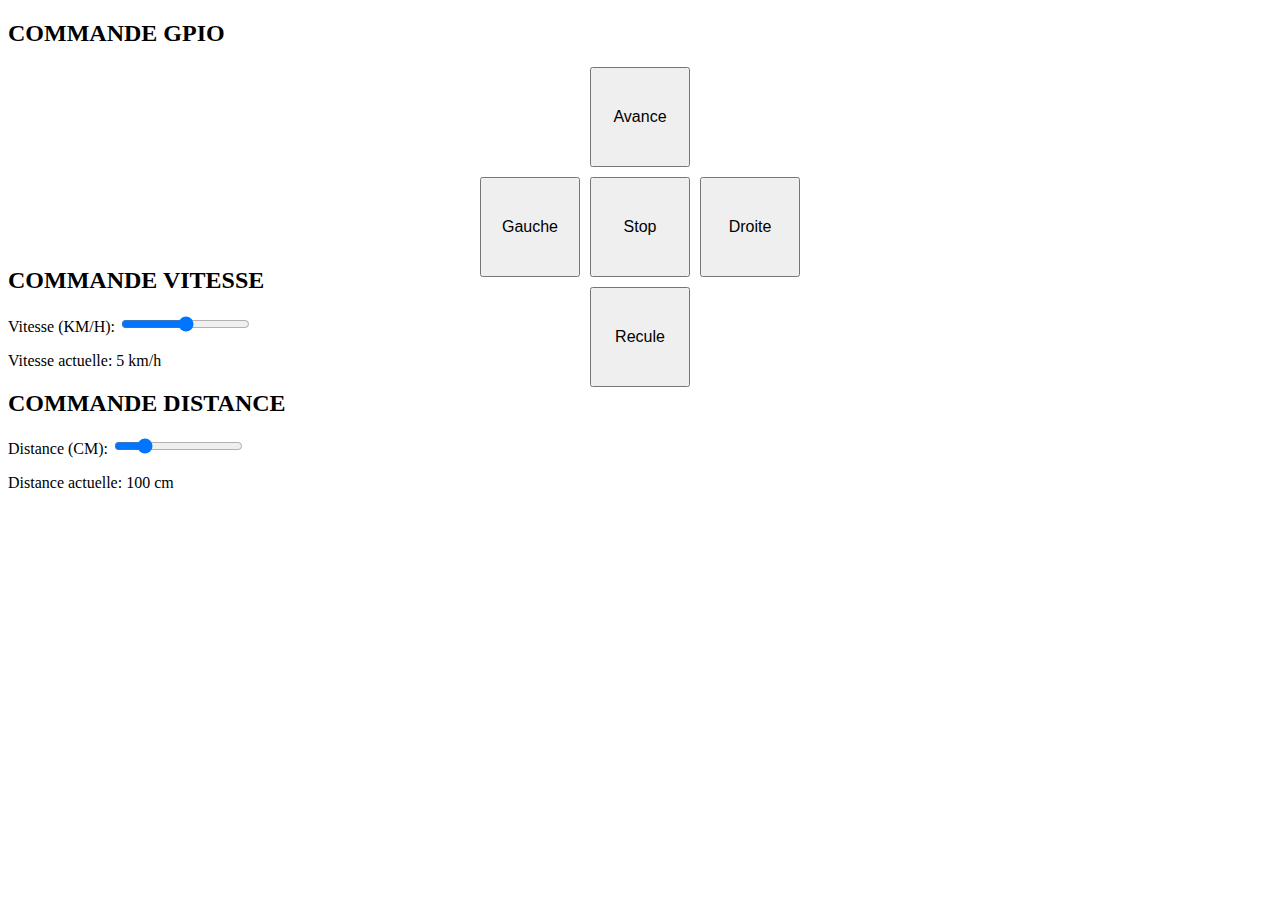
<file: templates/index.html>
<!DOCTYPE html>
<html lang="fr">
<head>
    <meta charset="UTF-8">
    <meta name="viewport" content="width=device-width, initial-scale=1.0">
    <title>Contrôle GPIO</title>
    <style>
        .button-grid {
            display: grid;
            grid-template-columns: repeat(3, 100px);
            grid-template-rows: repeat(3, 100px);
            gap: 10px;
            justify-content: center;
            align-items: center;
            height: 20vh;
        }
        .button-grid button {
            width: 100px;
            height: 100px;
            font-size: 16px;
        }
        .button-grid #up {
            grid-column: 2;
            grid-row: 1;
        }
        .button-grid #stop {
            grid-column: 2;
            grid-row: 2;
        }
        .button-grid #down {
            grid-column: 2;
            grid-row: 3;
        }
        .button-grid #left {
            grid-column: 1;
            grid-row: 2;
        }
        .button-grid #right {
            grid-column: 3;
            grid-row: 2;
        }
    </style>
</head>
<body>
    <h2> COMMANDE GPIO</h2>
    <div class="button-grid">
        <button id="up">Avance</button>
        <button id="stop">Stop</button>
        <button id="down">Recule</button>
        <button id="left">Gauche</button>
        <button id="right">Droite</button>
    </div>
    
    <h2> COMMANDE VITESSE</h2>
    <label for="kmhSlider">Vitesse (KM/H):</label>
    <input type="range" id="kmhSlider" min="0" max="10" value="5">
    <p>Vitesse actuelle: <span id="kmhValue">5</span> km/h</p>

    <h2> COMMANDE DISTANCE</h2>
    <label for="distanceSlider">Distance (CM):</label>
    <input type="range" id="distanceSlider" min="0" max="500" value="100">
    <p>Distance actuelle: <span id="distanceValue">100</span> cm</p>
    
    <script>
        // Événements pour les boutons de direction "Gauche" et "Droite" et "Stop"
        // Ces boutons utilisent l'état (HIGH/LOW) pour indiquer la pression du bouton.
        document.getElementById('left').addEventListener('mousedown', () => sendGPIOCommand('left', 'HIGH'));
        document.getElementById('left').addEventListener('mouseup', () => sendGPIOCommand('left', 'LOW'));
        document.getElementById('left').addEventListener('touchstart', () => sendGPIOCommand('left', 'HIGH'));
        document.getElementById('left').addEventListener('touchend', () => sendGPIOCommand('left', 'LOW'));

        document.getElementById('right').addEventListener('mousedown', () => sendGPIOCommand('right', 'HIGH'));
        document.getElementById('right').addEventListener('mouseup', () => sendGPIOCommand('right', 'LOW'));
        document.getElementById('right').addEventListener('touchstart', () => sendGPIOCommand('right', 'HIGH'));
        document.getElementById('right').addEventListener('touchend', () => sendGPIOCommand('right', 'LOW'));

        document.getElementById('stop').addEventListener('mousedown', () => sendGPIOCommand('stop', 'HIGH'));
        document.getElementById('stop').addEventListener('mouseup', () => sendGPIOCommand('stop', 'LOW'));
        document.getElementById('stop').addEventListener('touchstart', () => sendGPIOCommand('stop', 'HIGH'));
        document.getElementById('stop').addEventListener('touchend', () => sendGPIOCommand('stop', 'LOW'));
        
        // Événements pour les boutons "Avance" et "Recule"
        // Le script Python ne nécessite pas d'état (HIGH/LOW) pour ces actions.
        document.getElementById('up').addEventListener('click', () => sendGPIOCommand('up'));
        document.getElementById('down').addEventListener('click', () => sendGPIOCommand('down'));
        
        // Fonction générique pour envoyer les commandes au serveur
        function sendGPIOCommand(direction, state = null) {
            let url = `/${direction}`;
            if (state) {
                url += `?state=${state}`;
            }
            fetch(url)
                .then(response => response.text())
                .then(data => console.log(data))
                .catch(error => console.error('Error:', error));
        }
        
        // Contrôle de la vitesse en KM/H
        const kmhSlider = document.getElementById('kmhSlider');
        const kmhValue = document.getElementById('kmhValue');

        kmhSlider.oninput = function() {
            kmhValue.textContent = this.value;
            console.log(`Vitesse KM/H: ${this.value}`);
            fetch(`/set_kmh?value=${this.value}`)
                .then(response => response.json())
                .then(data => console.log(data))
                .catch(error => console.error('Erreur:', error));
        }

        // Contrôle de la distance en CM
        const distanceSlider = document.getElementById('distanceSlider');
        const distanceValue = document.getElementById('distanceValue');
        
        distanceSlider.oninput = function() {
            distanceValue.textContent = this.value;
            console.log(`Distance CM: ${this.value}`);
            fetch(`/set_distance?value=${this.value}`)
                .then(response => response.json())
                .then(data => console.log(data))
                .catch(error => console.error('Erreur:', error));
        }
    </script>
</body>
</html>
</file>
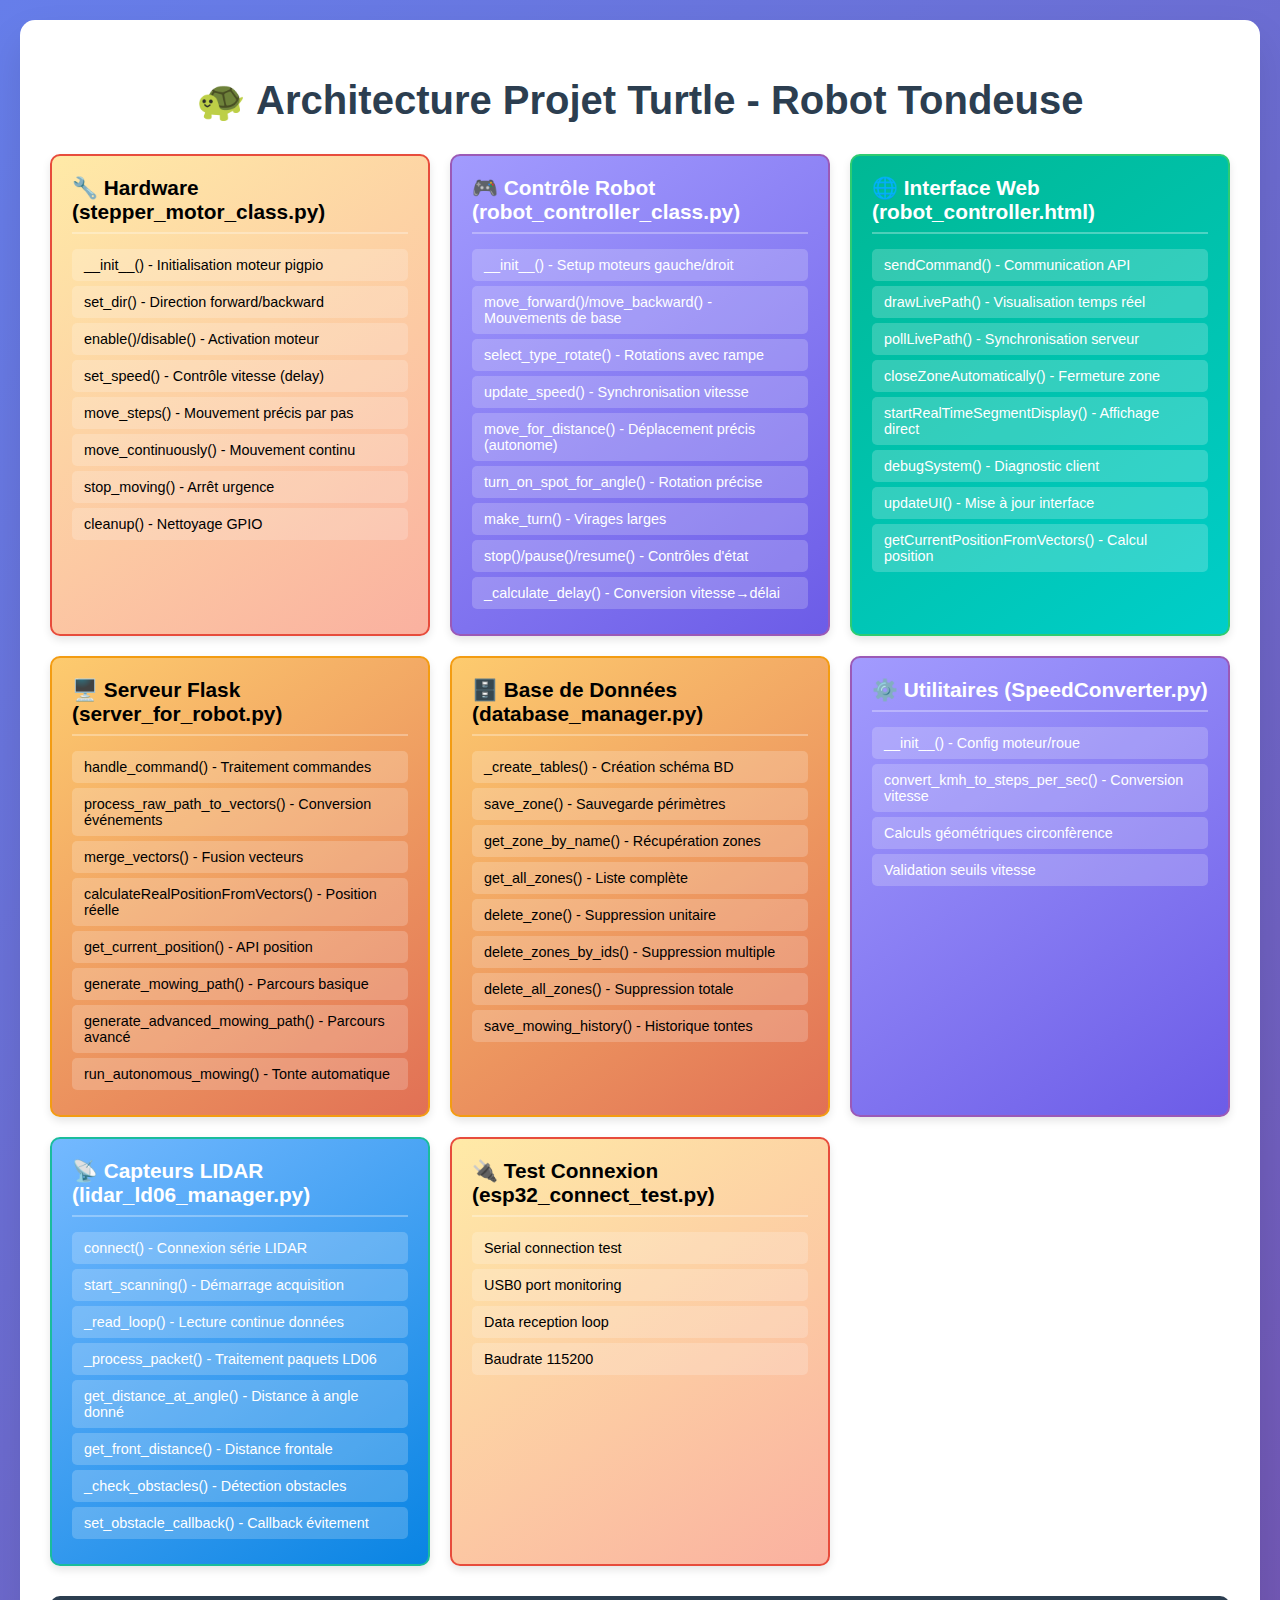
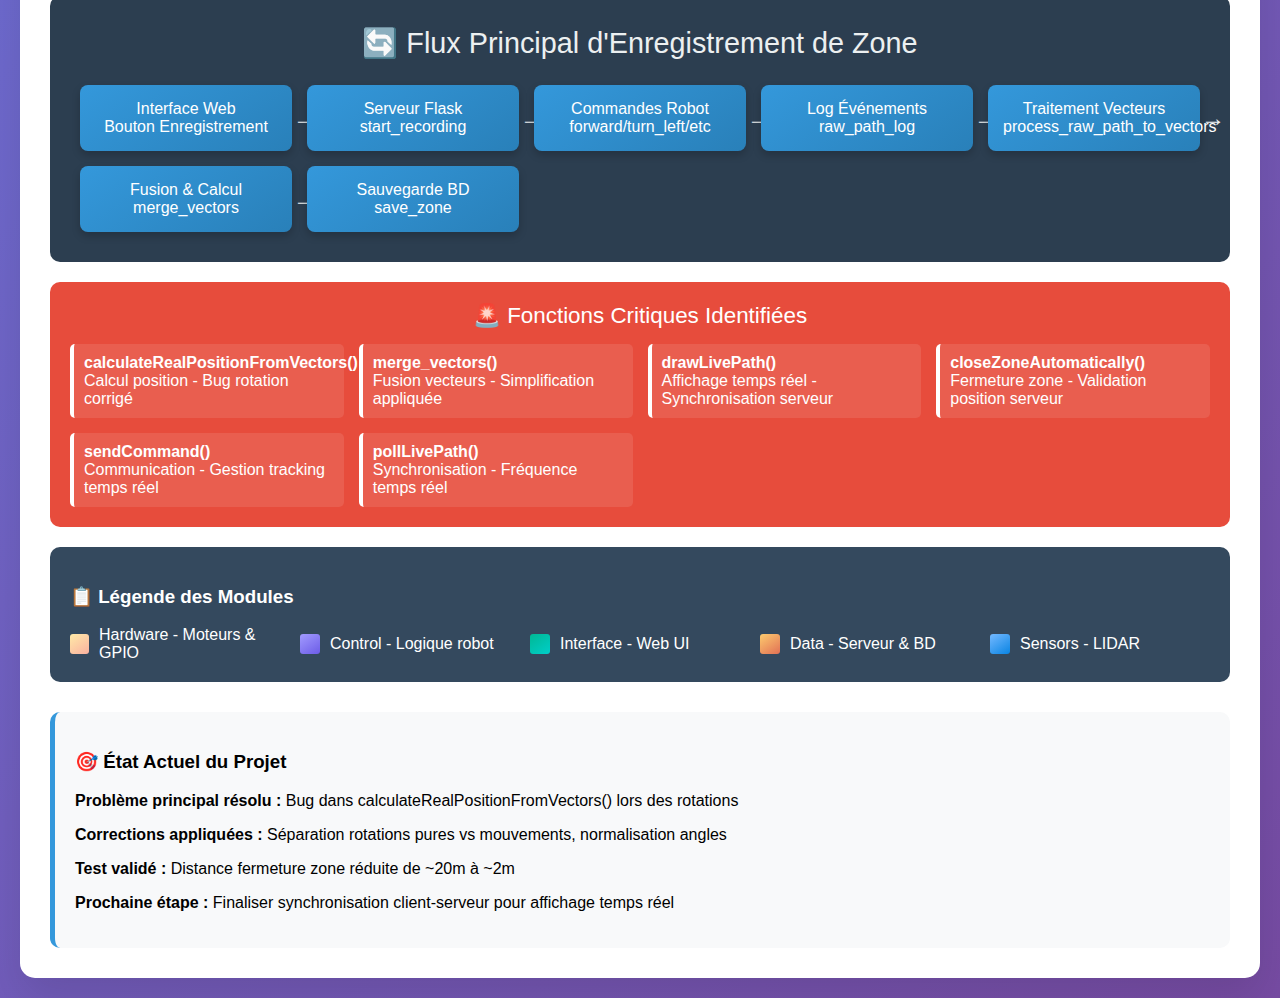
<file: archi_turtle.html>
<!DOCTYPE html>
<html lang="fr">
<head>
    <meta charset="UTF-8">
    <meta name="viewport" content="width=device-width, initial-scale=1.0">
    <title>Architecture Projet Turtle</title>
    <style>
        body {
            font-family: 'Segoe UI', Tahoma, Geneva, Verdana, sans-serif;
            margin: 0;
            padding: 20px;
            background: linear-gradient(135deg, #667eea 0%, #764ba2 100%);
            min-height: 100vh;
        }
        
        .container {
            max-width: 1400px;
            margin: 0 auto;
            background: white;
            border-radius: 15px;
            padding: 30px;
            box-shadow: 0 20px 40px rgba(0,0,0,0.1);
        }
        
        h1 {
            text-align: center;
            color: #2c3e50;
            margin-bottom: 30px;
            font-size: 2.5em;
        }
        
        .architecture-grid {
            display: grid;
            grid-template-columns: repeat(auto-fit, minmax(300px, 1fr));
            gap: 20px;
            margin-bottom: 30px;
        }
        
        .module {
            border: 2px solid #3498db;
            border-radius: 10px;
            padding: 20px;
            background: linear-gradient(145deg, #f8f9fa, #e9ecef);
            box-shadow: 0 4px 8px rgba(0,0,0,0.1);
        }
        
        .module.hardware { border-color: #e74c3c; background: linear-gradient(145deg, #ffeaa7, #fab1a0); }
        .module.control { border-color: #9b59b6; background: linear-gradient(145deg, #a29bfe, #6c5ce7); color: white; }
        .module.interface { border-color: #2ecc71; background: linear-gradient(145deg, #00b894, #00cec9); color: white; }
        .module.data { border-color: #f39c12; background: linear-gradient(145deg, #fdcb6e, #e17055); }
        .module.sensors { border-color: #1abc9c; background: linear-gradient(145deg, #74b9ff, #0984e3); color: white; }
        
        .module h3 {
            margin: 0 0 15px 0;
            font-size: 1.3em;
            border-bottom: 2px solid rgba(255,255,255,0.3);
            padding-bottom: 8px;
        }
        
        .function-list {
            list-style: none;
            padding: 0;
            margin: 0;
        }
        
        .function-list li {
            background: rgba(255,255,255,0.2);
            margin: 5px 0;
            padding: 8px 12px;
            border-radius: 5px;
            font-size: 0.9em;
            transition: all 0.3s ease;
        }
        
        .function-list li:hover {
            background: rgba(255,255,255,0.4);
            transform: translateX(5px);
        }
        
        .flow-diagram {
            background: #2c3e50;
            border-radius: 10px;
            padding: 30px;
            margin-top: 30px;
            color: white;
        }
        
        .flow-title {
            text-align: center;
            font-size: 1.8em;
            margin-bottom: 25px;
            color: #ecf0f1;
        }
        
        .flow-steps {
            display: grid;
            grid-template-columns: repeat(auto-fit, minmax(200px, 1fr));
            gap: 15px;
            align-items: center;
        }
        
        .flow-step {
            background: linear-gradient(145deg, #3498db, #2980b9);
            padding: 15px;
            border-radius: 8px;
            text-align: center;
            position: relative;
            box-shadow: 0 4px 8px rgba(0,0,0,0.2);
        }
        
        .flow-step::after {
            content: '→';
            position: absolute;
            right: -25px;
            top: 50%;
            transform: translateY(-50%);
            font-size: 1.5em;
            color: #ecf0f1;
        }
        
        .flow-step:last-child::after {
            display: none;
        }
        
        .critical-functions {
            background: #e74c3c;
            border-radius: 10px;
            padding: 20px;
            margin-top: 20px;
            color: white;
        }
        
        .critical-title {
            font-size: 1.4em;
            margin-bottom: 15px;
            text-align: center;
        }
        
        .critical-grid {
            display: grid;
            grid-template-columns: repeat(auto-fit, minmax(250px, 1fr));
            gap: 15px;
        }
        
        .critical-item {
            background: rgba(255,255,255,0.1);
            padding: 10px;
            border-radius: 5px;
            border-left: 4px solid #fff;
        }
        
        .legend {
            background: #34495e;
            border-radius: 10px;
            padding: 20px;
            margin-top: 20px;
            color: white;
        }
        
        .legend-grid {
            display: grid;
            grid-template-columns: repeat(auto-fit, minmax(200px, 1fr));
            gap: 10px;
        }
        
        .legend-item {
            display: flex;
            align-items: center;
            gap: 10px;
        }
        
        .legend-color {
            width: 20px;
            height: 20px;
            border-radius: 3px;
        }
    </style>
</head>
<body>
    <div class="container">
        <h1>🐢 Architecture Projet Turtle - Robot Tondeuse</h1>
        
        <div class="architecture-grid">
            <!-- Module Hardware -->
            <div class="module hardware">
                <h3>🔧 Hardware (stepper_motor_class.py)</h3>
                <ul class="function-list">
                    <li>__init__() - Initialisation moteur pigpio</li>
                    <li>set_dir() - Direction forward/backward</li>
                    <li>enable()/disable() - Activation moteur</li>
                    <li>set_speed() - Contrôle vitesse (delay)</li>
                    <li>move_steps() - Mouvement précis par pas</li>
                    <li>move_continuously() - Mouvement continu</li>
                    <li>stop_moving() - Arrêt urgence</li>
                    <li>cleanup() - Nettoyage GPIO</li>
                </ul>
            </div>

            <!-- Module Control -->
            <div class="module control">
                <h3>🎮 Contrôle Robot (robot_controller_class.py)</h3>
                <ul class="function-list">
                    <li>__init__() - Setup moteurs gauche/droit</li>
                    <li>move_forward()/move_backward() - Mouvements de base</li>
                    <li>select_type_rotate() - Rotations avec rampe</li>
                    <li>update_speed() - Synchronisation vitesse</li>
                    <li>move_for_distance() - Déplacement précis (autonome)</li>
                    <li>turn_on_spot_for_angle() - Rotation précise</li>
                    <li>make_turn() - Virages larges</li>
                    <li>stop()/pause()/resume() - Contrôles d'état</li>
                    <li>_calculate_delay() - Conversion vitesse→délai</li>
                </ul>
            </div>

            <!-- Module Interface Web -->
            <div class="module interface">
                <h3>🌐 Interface Web (robot_controller.html)</h3>
                <ul class="function-list">
                    <li>sendCommand() - Communication API</li>
                    <li>drawLivePath() - Visualisation temps réel</li>
                    <li>pollLivePath() - Synchronisation serveur</li>
                    <li>closeZoneAutomatically() - Fermeture zone</li>
                    <li>startRealTimeSegmentDisplay() - Affichage direct</li>
                    <li>debugSystem() - Diagnostic client</li>
                    <li>updateUI() - Mise à jour interface</li>
                    <li>getCurrentPositionFromVectors() - Calcul position</li>
                </ul>
            </div>

            <!-- Module Serveur -->
            <div class="module data">
                <h3>🖥️ Serveur Flask (server_for_robot.py)</h3>
                <ul class="function-list">
                    <li>handle_command() - Traitement commandes</li>
                    <li>process_raw_path_to_vectors() - Conversion événements</li>
                    <li>merge_vectors() - Fusion vecteurs</li>
                    <li>calculateRealPositionFromVectors() - Position réelle</li>
                    <li>get_current_position() - API position</li>
                    <li>generate_mowing_path() - Parcours basique</li>
                    <li>generate_advanced_mowing_path() - Parcours avancé</li>
                    <li>run_autonomous_mowing() - Tonte automatique</li>
                </ul>
            </div>

            <!-- Module Base de Données -->
            <div class="module data">
                <h3>🗄️ Base de Données (database_manager.py)</h3>
                <ul class="function-list">
                    <li>_create_tables() - Création schéma BD</li>
                    <li>save_zone() - Sauvegarde périmètres</li>
                    <li>get_zone_by_name() - Récupération zones</li>
                    <li>get_all_zones() - Liste complète</li>
                    <li>delete_zone() - Suppression unitaire</li>
                    <li>delete_zones_by_ids() - Suppression multiple</li>
                    <li>delete_all_zones() - Suppression totale</li>
                    <li>save_mowing_history() - Historique tontes</li>
                </ul>
            </div>

            <!-- Module Utilitaires -->
            <div class="module control">
                <h3>⚙️ Utilitaires (SpeedConverter.py)</h3>
                <ul class="function-list">
                    <li>__init__() - Config moteur/roue</li>
                    <li>convert_kmh_to_steps_per_sec() - Conversion vitesse</li>
                    <li>Calculs géométriques circonfèrence</li>
                    <li>Validation seuils vitesse</li>
                </ul>
            </div>

            <!-- Module Capteurs -->
            <div class="module sensors">
                <h3>📡 Capteurs LIDAR (lidar_ld06_manager.py)</h3>
                <ul class="function-list">
                    <li>connect() - Connexion série LIDAR</li>
                    <li>start_scanning() - Démarrage acquisition</li>
                    <li>_read_loop() - Lecture continue données</li>
                    <li>_process_packet() - Traitement paquets LD06</li>
                    <li>get_distance_at_angle() - Distance à angle donné</li>
                    <li>get_front_distance() - Distance frontale</li>
                    <li>_check_obstacles() - Détection obstacles</li>
                    <li>set_obstacle_callback() - Callback évitement</li>
                </ul>
            </div>

            <!-- Module Test -->
            <div class="module hardware">
                <h3>🔌 Test Connexion (esp32_connect_test.py)</h3>
                <ul class="function-list">
                    <li>Serial connection test</li>
                    <li>USB0 port monitoring</li>
                    <li>Data reception loop</li>
                    <li>Baudrate 115200</li>
                </ul>
            </div>
        </div>

        <div class="flow-diagram">
            <div class="flow-title">🔄 Flux Principal d'Enregistrement de Zone</div>
            <div class="flow-steps">
                <div class="flow-step">Interface Web<br>Bouton Enregistrement</div>
                <div class="flow-step">Serveur Flask<br>start_recording</div>
                <div class="flow-step">Commandes Robot<br>forward/turn_left/etc</div>
                <div class="flow-step">Log Événements<br>raw_path_log</div>
                <div class="flow-step">Traitement Vecteurs<br>process_raw_path_to_vectors</div>
                <div class="flow-step">Fusion & Calcul<br>merge_vectors</div>
                <div class="flow-step">Sauvegarde BD<br>save_zone</div>
            </div>
        </div>

        <div class="critical-functions">
            <div class="critical-title">🚨 Fonctions Critiques Identifiées</div>
            <div class="critical-grid">
                <div class="critical-item">
                    <strong>calculateRealPositionFromVectors()</strong><br>
                    Calcul position - Bug rotation corrigé
                </div>
                <div class="critical-item">
                    <strong>merge_vectors()</strong><br>
                    Fusion vecteurs - Simplification appliquée
                </div>
                <div class="critical-item">
                    <strong>drawLivePath()</strong><br>
                    Affichage temps réel - Synchronisation serveur
                </div>
                <div class="critical-item">
                    <strong>closeZoneAutomatically()</strong><br>
                    Fermeture zone - Validation position serveur
                </div>
                <div class="critical-item">
                    <strong>sendCommand()</strong><br>
                    Communication - Gestion tracking temps réel
                </div>
                <div class="critical-item">
                    <strong>pollLivePath()</strong><br>
                    Synchronisation - Fréquence temps réel
                </div>
            </div>
        </div>

        <div class="legend">
            <h3>📋 Légende des Modules</h3>
            <div class="legend-grid">
                <div class="legend-item">
                    <div class="legend-color" style="background: linear-gradient(145deg, #ffeaa7, #fab1a0);"></div>
                    <span>Hardware - Moteurs & GPIO</span>
                </div>
                <div class="legend-item">
                    <div class="legend-color" style="background: linear-gradient(145deg, #a29bfe, #6c5ce7);"></div>
                    <span>Control - Logique robot</span>
                </div>
                <div class="legend-item">
                    <div class="legend-color" style="background: linear-gradient(145deg, #00b894, #00cec9);"></div>
                    <span>Interface - Web UI</span>
                </div>
                <div class="legend-item">
                    <div class="legend-color" style="background: linear-gradient(145deg, #fdcb6e, #e17055);"></div>
                    <span>Data - Serveur & BD</span>
                </div>
                <div class="legend-item">
                    <div class="legend-color" style="background: linear-gradient(145deg, #74b9ff, #0984e3);"></div>
                    <span>Sensors - LIDAR</span>
                </div>
            </div>
        </div>

        <div style="margin-top: 30px; padding: 20px; background: #f8f9fa; border-radius: 10px; border-left: 5px solid #3498db;">
            <h3>🎯 État Actuel du Projet</h3>
            <p><strong>Problème principal résolu :</strong> Bug dans calculateRealPositionFromVectors() lors des rotations</p>
            <p><strong>Corrections appliquées :</strong> Séparation rotations pures vs mouvements, normalisation angles</p>
            <p><strong>Test validé :</strong> Distance fermeture zone réduite de ~20m à ~2m</p>
            <p><strong>Prochaine étape :</strong> Finaliser synchronisation client-serveur pour affichage temps réel</p>
        </div>
    </div>
</body>
</html>
</file>
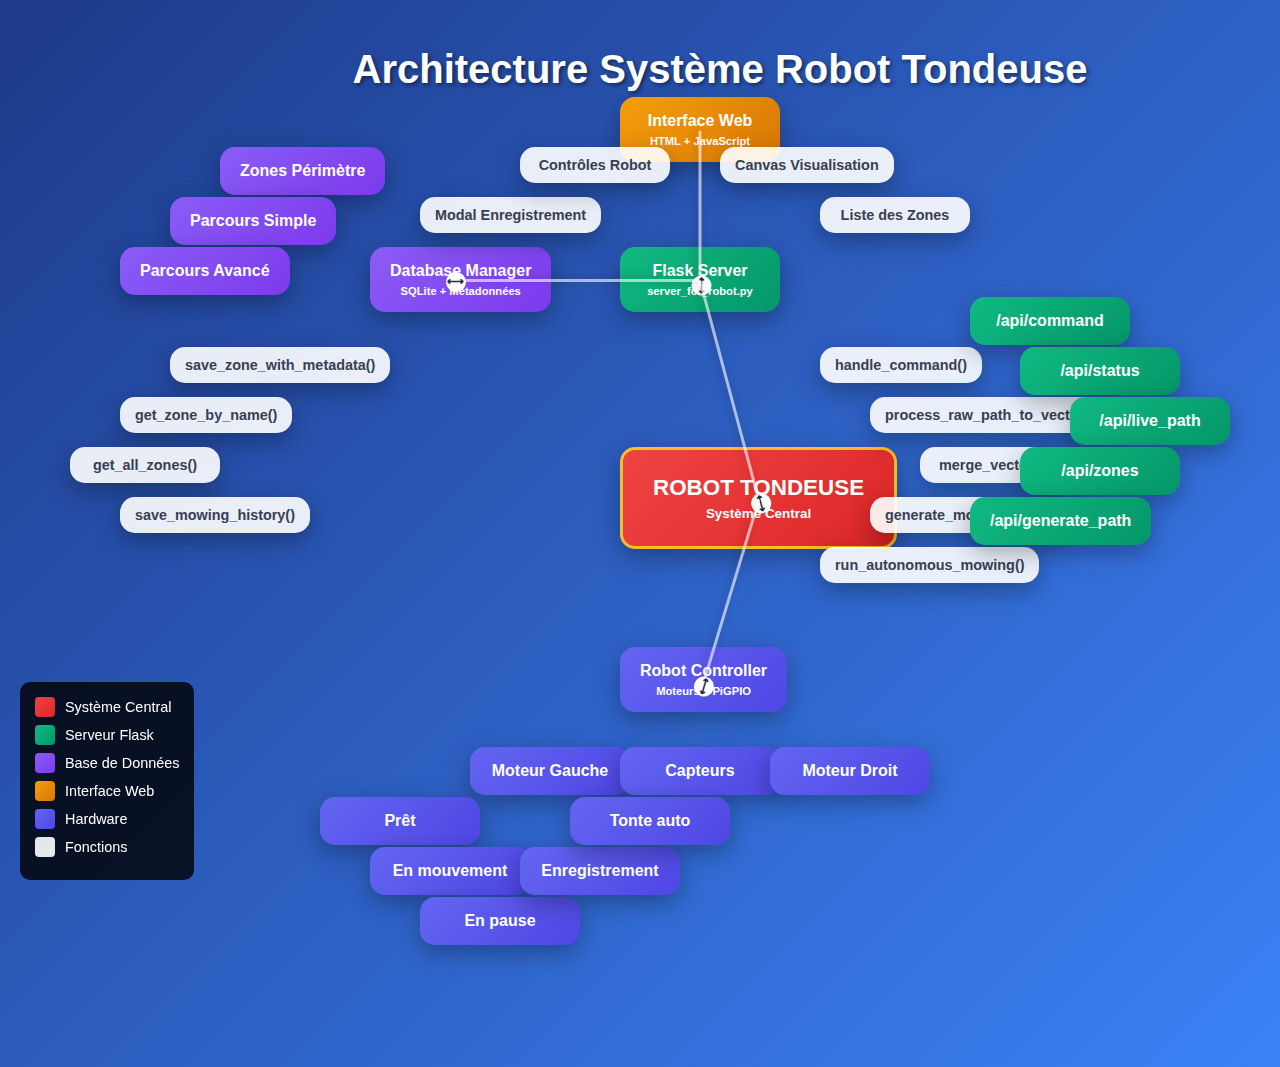
<file: templates/carte_mentale.html>
<!DOCTYPE html>
<html lang="fr">
<head>
    <meta charset="UTF-8">
    <meta name="viewport" content="width=device-width, initial-scale=1.0">
    <title>Architecture Robot Tondeuse - Carte Mentale</title>
    <style>
        body {
            margin: 0;
            padding: 20px;
            background: linear-gradient(135deg, #1e3a8a, #3b82f6);
            font-family: 'Arial', sans-serif;
            color: white;
            overflow-x: auto;
        }
        
        .container {
            min-width: 1400px;
            min-height: 1000px;
            position: relative;
        }
        
        .title {
            text-align: center;
            font-size: 2.5em;
            font-weight: bold;
            margin-bottom: 30px;
            text-shadow: 2px 2px 4px rgba(0,0,0,0.5);
        }
        
        .node {
            position: absolute;
            background: rgba(255, 255, 255, 0.95);
            color: #1f2937;
            border-radius: 15px;
            padding: 15px 20px;
            box-shadow: 0 8px 25px rgba(0,0,0,0.3);
            cursor: pointer;
            transition: all 0.3s ease;
            min-width: 120px;
            text-align: center;
            font-weight: bold;
        }
        
        .node:hover {
            transform: scale(1.05);
            box-shadow: 0 12px 35px rgba(0,0,0,0.4);
            z-index: 100;
        }
        
        .node.main {
            background: linear-gradient(135deg, #ef4444, #dc2626);
            color: white;
            font-size: 1.4em;
            padding: 25px 30px;
            border: 3px solid #fbbf24;
        }
        
        .node.server {
            background: linear-gradient(135deg, #10b981, #059669);
            color: white;
        }
        
        .node.database {
            background: linear-gradient(135deg, #8b5cf6, #7c3aed);
            color: white;
        }
        
        .node.ui {
            background: linear-gradient(135deg, #f59e0b, #d97706);
            color: white;
        }
        
        .node.hardware {
            background: linear-gradient(135deg, #6366f1, #4f46e5);
            color: white;
        }
        
        .node.function {
            background: rgba(255, 255, 255, 0.9);
            color: #374151;
            font-size: 0.9em;
            padding: 10px 15px;
        }
        
        .connection {
            position: absolute;
            background: rgba(255, 255, 255, 0.6);
            transform-origin: left center;
            height: 3px;
            border-radius: 2px;
            box-shadow: 0 2px 8px rgba(0,0,0,0.2);
        }
        
        .connection.bidirectional::after {
            content: '⟷';
            position: absolute;
            right: -15px;
            top: -10px;
            background: white;
            color: #1f2937;
            border-radius: 50%;
            width: 20px;
            height: 20px;
            display: flex;
            align-items: center;
            justify-content: center;
            font-size: 12px;
            font-weight: bold;
        }
        
        .connection.unidirectional::after {
            content: '→';
            position: absolute;
            right: -10px;
            top: -8px;
            color: #1f2937;
            font-size: 16px;
            font-weight: bold;
        }
        
        .details {
            position: fixed;
            top: 20px;
            right: 20px;
            background: rgba(0, 0, 0, 0.9);
            color: white;
            padding: 20px;
            border-radius: 10px;
            max-width: 300px;
            display: none;
            z-index: 200;
        }
        
        .legend {
            position: fixed;
            bottom: 20px;
            left: 20px;
            background: rgba(0, 0, 0, 0.8);
            padding: 15px;
            border-radius: 10px;
            font-size: 0.9em;
        }
        
        .legend-item {
            display: flex;
            align-items: center;
            margin-bottom: 8px;
        }
        
        .legend-color {
            width: 20px;
            height: 20px;
            border-radius: 4px;
            margin-right: 10px;
        }
    </style>
</head>
<body>
    <div class="container">
        <h1 class="title">Architecture Système Robot Tondeuse</h1>
        
        <!-- Noeud central -->
        <div class="node main" id="main-system" style="top: 400px; left: 600px;">
            ROBOT TONDEUSE
            <div style="font-size: 0.6em; margin-top: 5px;">Système Central</div>
        </div>
        
        <!-- Couche Serveur -->
        <div class="node server" id="flask-server" style="top: 200px; left: 600px;">
            Flask Server
            <div style="font-size: 0.7em; margin-top: 5px;">server_for_robot.py</div>
        </div>
        
        <!-- Base de données -->
        <div class="node database" id="database" style="top: 200px; left: 350px;">
            Database Manager
            <div style="font-size: 0.7em; margin-top: 5px;">SQLite + Métadonnées</div>
        </div>
        
        <!-- Contrôleur Robot -->
        <div class="node hardware" id="robot-controller" style="top: 600px; left: 600px;">
            Robot Controller
            <div style="font-size: 0.7em; margin-top: 5px;">Moteurs + PiGPIO</div>
        </div>
        
        <!-- Interface Web -->
        <div class="node ui" id="web-interface" style="top: 50px; left: 600px;">
            Interface Web
            <div style="font-size: 0.7em; margin-top: 5px;">HTML + JavaScript</div>
        </div>
        
        <!-- Fonctions du serveur -->
        <div class="node function" style="top: 300px; left: 800px;">handle_command()</div>
        <div class="node function" style="top: 350px; left: 850px;">process_raw_path_to_vectors()</div>
        <div class="node function" style="top: 400px; left: 900px;">merge_vectors()</div>
        <div class="node function" style="top: 450px; left: 850px;">generate_mowing_path()</div>
        <div class="node function" style="top: 500px; left: 800px;">run_autonomous_mowing()</div>
        
        <!-- Fonctions de la base de données -->
        <div class="node function" style="top: 300px; left: 150px;">save_zone_with_metadata()</div>
        <div class="node function" style="top: 350px; left: 100px;">get_zone_by_name()</div>
        <div class="node function" style="top: 400px; left: 50px;">get_all_zones()</div>
        <div class="node function" style="top: 450px; left: 100px;">save_mowing_history()</div>
        
        <!-- Interface utilisateur -->
        <div class="node function" style="top: 150px; left: 400px;">Modal Enregistrement</div>
        <div class="node function" style="top: 100px; left: 500px;">Contrôles Robot</div>
        <div class="node function" style="top: 100px; left: 700px;">Canvas Visualisation</div>
        <div class="node function" style="top: 150px; left: 800px;">Liste des Zones</div>
        
        <!-- Hardware -->
        <div class="node hardware" style="top: 700px; left: 450px;">Moteur Gauche</div>
        <div class="node hardware" style="top: 700px; left: 600px;">Capteurs</div>
        <div class="node hardware" style="top: 700px; left: 750px;">Moteur Droit</div>
        
        <!-- Routes API -->
        <div class="node server" style="top: 250px; left: 950px;">/api/command</div>
        <div class="node server" style="top: 300px; left: 1000px;">/api/status</div>
        <div class="node server" style="top: 350px; left: 1050px;">/api/live_path</div>
        <div class="node server" style="top: 400px; left: 1000px;">/api/zones</div>
        <div class="node server" style="top: 450px; left: 950px;">/api/generate_path</div>
        
        <!-- Types de zones -->
        <div class="node database" style="top: 100px; left: 200px;">Zones Périmètre</div>
        <div class="node database" style="top: 150px; left: 150px;">Parcours Simple</div>
        <div class="node database" style="top: 200px; left: 100px;">Parcours Avancé</div>
        
        <!-- États du robot -->
        <div class="node hardware" style="top: 750px; left: 300px;">Prêt</div>
        <div class="node hardware" style="top: 800px; left: 350px;">En mouvement</div>
        <div class="node hardware" style="top: 850px; left: 400px;">En pause</div>
        <div class="node hardware" style="top: 800px; left: 500px;">Enregistrement</div>
        <div class="node hardware" style="top: 750px; left: 550px;">Tonte auto</div>
    </div>
    
    <div class="details" id="details">
        <h3 id="details-title">Détails</h3>
        <p id="details-content">Cliquez sur un élément pour voir les détails</p>
    </div>
    
    <div class="legend">
        <div class="legend-item">
            <div class="legend-color" style="background: linear-gradient(135deg, #ef4444, #dc2626);"></div>
            <span>Système Central</span>
        </div>
        <div class="legend-item">
            <div class="legend-color" style="background: linear-gradient(135deg, #10b981, #059669);"></div>
            <span>Serveur Flask</span>
        </div>
        <div class="legend-item">
            <div class="legend-color" style="background: linear-gradient(135deg, #8b5cf6, #7c3aed);"></div>
            <span>Base de Données</span>
        </div>
        <div class="legend-item">
            <div class="legend-color" style="background: linear-gradient(135deg, #f59e0b, #d97706);"></div>
            <span>Interface Web</span>
        </div>
        <div class="legend-item">
            <div class="legend-color" style="background: linear-gradient(135deg, #6366f1, #4f46e5);"></div>
            <span>Hardware</span>
        </div>
        <div class="legend-item">
            <div class="legend-color" style="background: rgba(255, 255, 255, 0.9);"></div>
            <span>Fonctions</span>
        </div>
    </div>

    <script>
        // Données détaillées pour chaque composant
        const componentDetails = {
            'main-system': {
                title: 'Robot Tondeuse - Système Central',
                content: `Architecture complète du système autonome de tonte.
                
                Fonctionnalités principales :
                • Enregistrement de zones par apprentissage
                • Génération automatique de parcours
                • Tonte autonome avec évitement d'obstacles
                • Interface web de contrôle temps réel
                • Historique complet des opérations`
            },
            'flask-server': {
                title: 'Serveur Flask',
                content: `Serveur web Python gérant toute la logique métier.
                
                Responsabilités :
                • API REST pour interface web
                • Traitement des commandes robot  
                • Conversion parcours → vecteurs
                • Génération de parcours de tonte
                • Gestion états et positions temps réel`
            },
            'database': {
                title: 'Database Manager',
                content: `Gestionnaire SQLite avec métadonnées étendues.
                
                Tables principales :
                • zones : Périmètres et parcours + métadonnées
                • mowing_history : Historique des tontes
                
                Fonctionnalités :
                • Migration automatique de schéma
                • Types de zones (périmètre/parcours/avancé)
                • Horodatage complet`
            },
            'robot-controller': {
                title: 'Contrôleur Robot',
                content: `Interface hardware via PiGPIO.
                
                Contrôles :
                • 2 moteurs pas-à-pas (gauche/droit)
                • Mouvements : avant/arrière/rotation
                • Vitesse variable (0.5-10 km/h)
                • Angles de rotation configurables
                • Gestion pause/reprise`
            },
            'web-interface': {
                title: 'Interface Web',
                content: `Interface utilisateur responsive.
                
                Composants :
                • Contrôles manuels du robot
                • Modal d'enregistrement avec visualisation
                • Liste et gestion des zones
                • Supervision tonte en temps réel
                • Canvas de visualisation parcours`
            }
        };

        // Ajouter les événements de clic
        document.querySelectorAll('.node').forEach(node => {
            node.addEventListener('click', () => {
                const details = componentDetails[node.id];
                if (details) {
                    document.getElementById('details-title').textContent = details.title;
                    document.getElementById('details-content').textContent = details.content;
                    document.getElementById('details').style.display = 'block';
                } else {
                    document.getElementById('details').style.display = 'none';
                }
            });
        });

        // Masquer les détails si on clique ailleurs
        document.addEventListener('click', (e) => {
            if (!e.target.closest('.node') && !e.target.closest('.details')) {
                document.getElementById('details').style.display = 'none';
            }
        });

        // Dessiner les connexions après le chargement
        window.addEventListener('load', () => {
            drawConnections();
        });

        function drawConnections() {
            const connections = [
                // Interface ↔ Serveur
                { from: 'web-interface', to: 'flask-server', type: 'bidirectional' },
                
                // Serveur ↔ Base de données  
                { from: 'flask-server', to: 'database', type: 'bidirectional' },
                
                // Serveur ↔ Robot
                { from: 'flask-server', to: 'main-system', type: 'bidirectional' },
                
                // Système ↔ Contrôleur
                { from: 'main-system', to: 'robot-controller', type: 'bidirectional' }
            ];

            connections.forEach(conn => {
                const fromElement = document.getElementById(conn.from);
                const toElement = document.getElementById(conn.to);
                
                if (fromElement && toElement) {
                    createConnection(fromElement, toElement, conn.type);
                }
            });
        }

        function createConnection(from, to, type) {
            const fromRect = from.getBoundingClientRect();
            const toRect = to.getBoundingClientRect();
            const container = document.querySelector('.container').getBoundingClientRect();
            
            const fromX = fromRect.left + fromRect.width/2 - container.left;
            const fromY = fromRect.top + fromRect.height/2 - container.top;
            const toX = toRect.left + toRect.width/2 - container.left;
            const toY = toRect.top + toRect.height/2 - container.top;
            
            const length = Math.sqrt(Math.pow(toX - fromX, 2) + Math.pow(toY - fromY, 2));
            const angle = Math.atan2(toY - fromY, toX - fromX) * 180 / Math.PI;
            
            const connection = document.createElement('div');
            connection.className = `connection ${type}`;
            connection.style.left = fromX + 'px';
            connection.style.top = fromY + 'px';
            connection.style.width = length + 'px';
            connection.style.transform = `rotate(${angle}deg)`;
            
            document.querySelector('.container').appendChild(connection);
        }

        // Animation d'entrée
        setTimeout(() => {
            document.querySelectorAll('.node').forEach((node, index) => {
                setTimeout(() => {
                    node.style.opacity = '0';
                    node.style.transform = 'scale(0.5)';
                    node.style.transition = 'all 0.5s ease';
                    setTimeout(() => {
                        node.style.opacity = '1';
                        node.style.transform = 'scale(1)';
                    }, 50);
                }, index * 100);
            });
        }, 500);
    </script>
</body>
</html>
</file>
